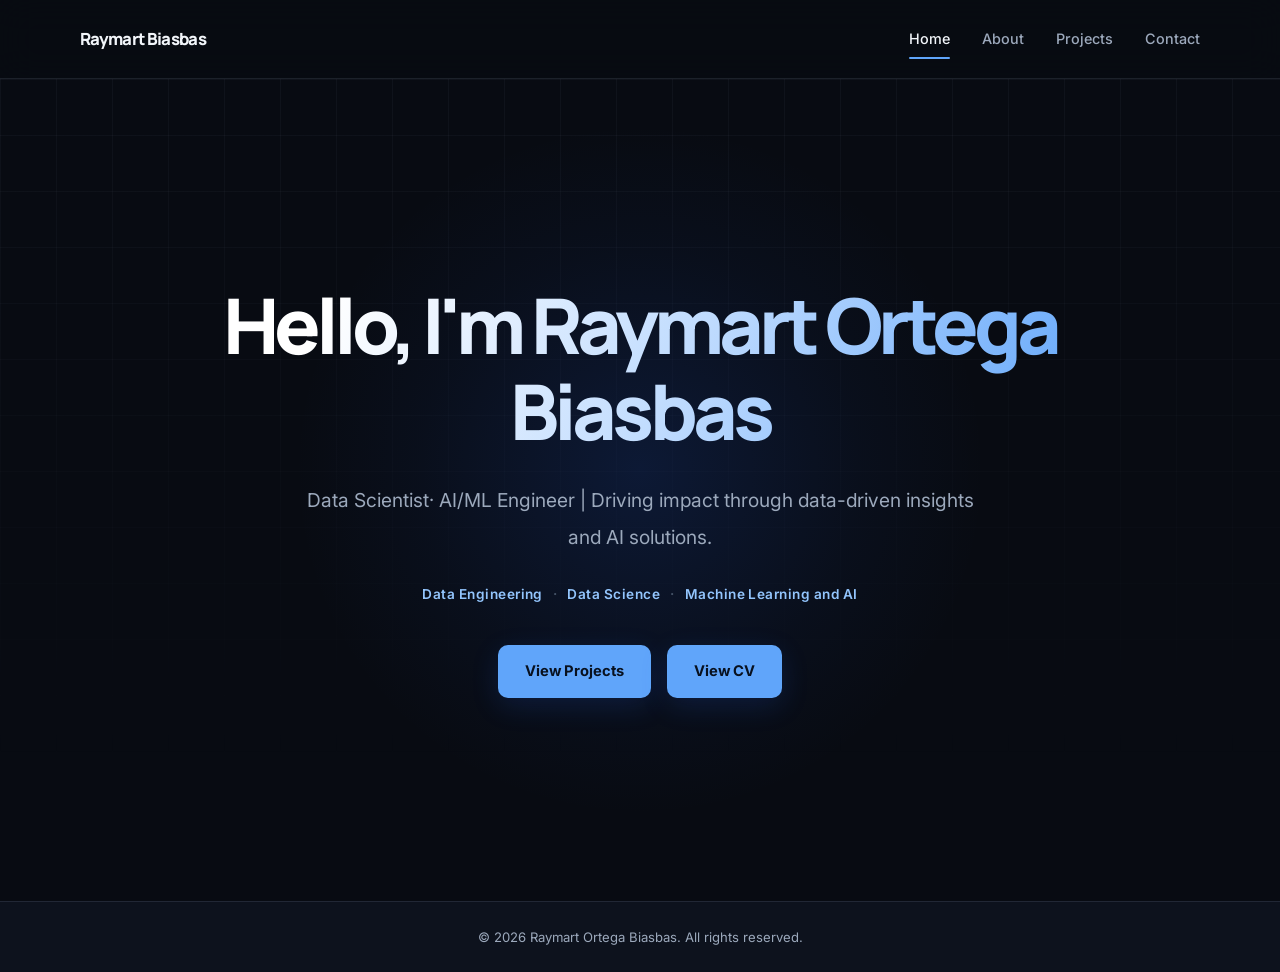
<file: index.html>
<!DOCTYPE html>
<html lang="en">
<head>  
    <meta charset="UTF-8">
    <meta name="viewport" content="width=device-width, initial-scale=1.0">

    <title>Raymart Ortega Biasbas Portfolio</title>
    <meta name="description"
          content="Explore my Data Science, Data Engineering,
          Machine Learning, and AI projects.">

    <link rel="stylesheet" href="css/styles.css">
</head>
<body>
    <!-- Navigation -->
    <header class="site-header">
        <nav class="navbar">
            <a href="index.html" class="logo">Raymart Biasbas</a>

            <div class="nav-links">
                <a href="index.html" aria-current="page">Home</a>
                <a href="sections/about.html">About</a>
                <a href="sections/projects.html">Projects</a>
                <a href="sections/contact.html">Contact</a>
            </div>
        </nav>
    </header>
    <main>
        <section class="hero">
            <div class="hero-content">
                <h1>Hello, I'm Raymart Ortega Biasbas</h1>
                <p>Data Scientist<span>&middot;</span> AI/ML Engineer | Driving impact through data-driven insights and AI solutions.</p>
                <p class="hero-tagline">Data Engineering <span>&middot;</span> Data Science <span>&middot;</span> Machine Learning and AI</p>
            </div>

            <div class = "actions">
                <a class = "btn" href="sections/projects.html">View Projects</a>
                <a class = "btn" href="assets/documents/Data Science_AI ML Engineer_Raymart Biasbas.pdf" target="_blank">View CV</a>
            </div>
        </section>
    </main>
    <footer class="site-footer">
        <p>&copy; 2026 Raymart Ortega Biasbas. All rights reserved.</p>
    </footer>

</body>
</html>
</file>
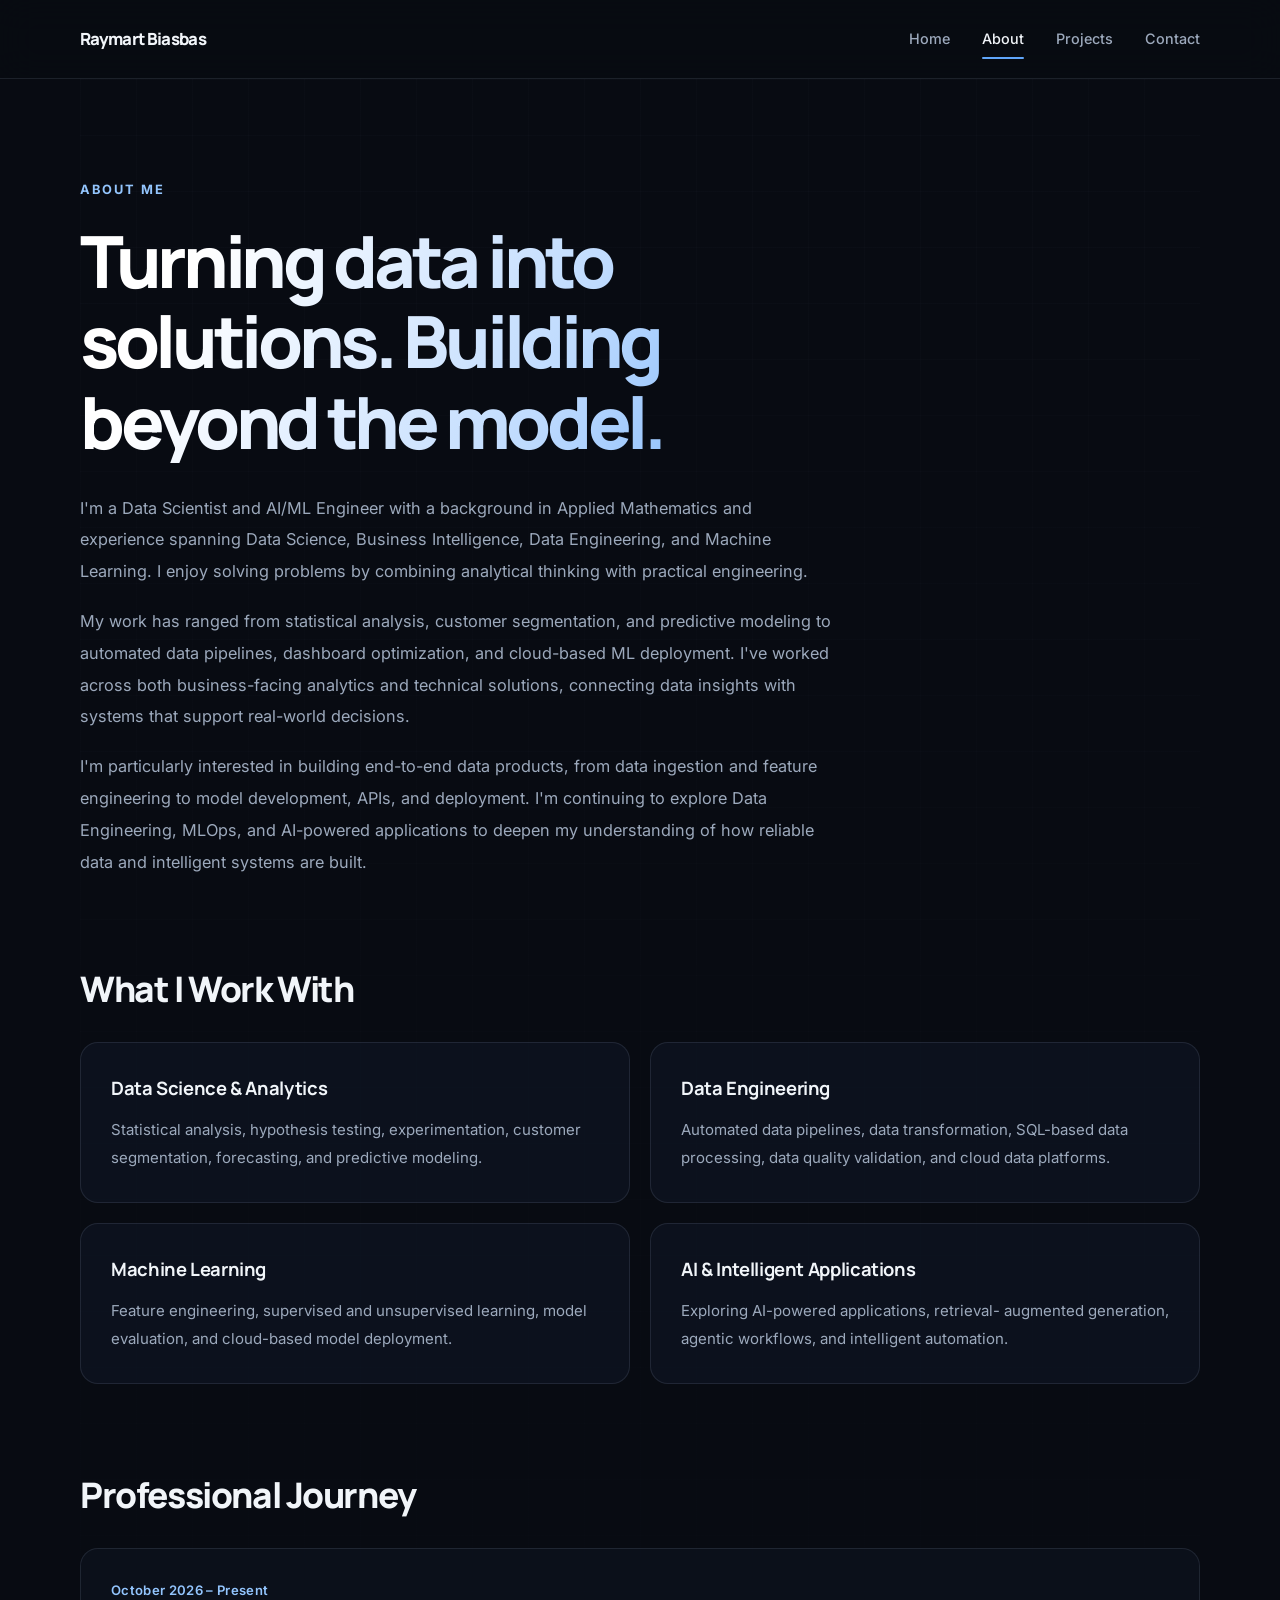
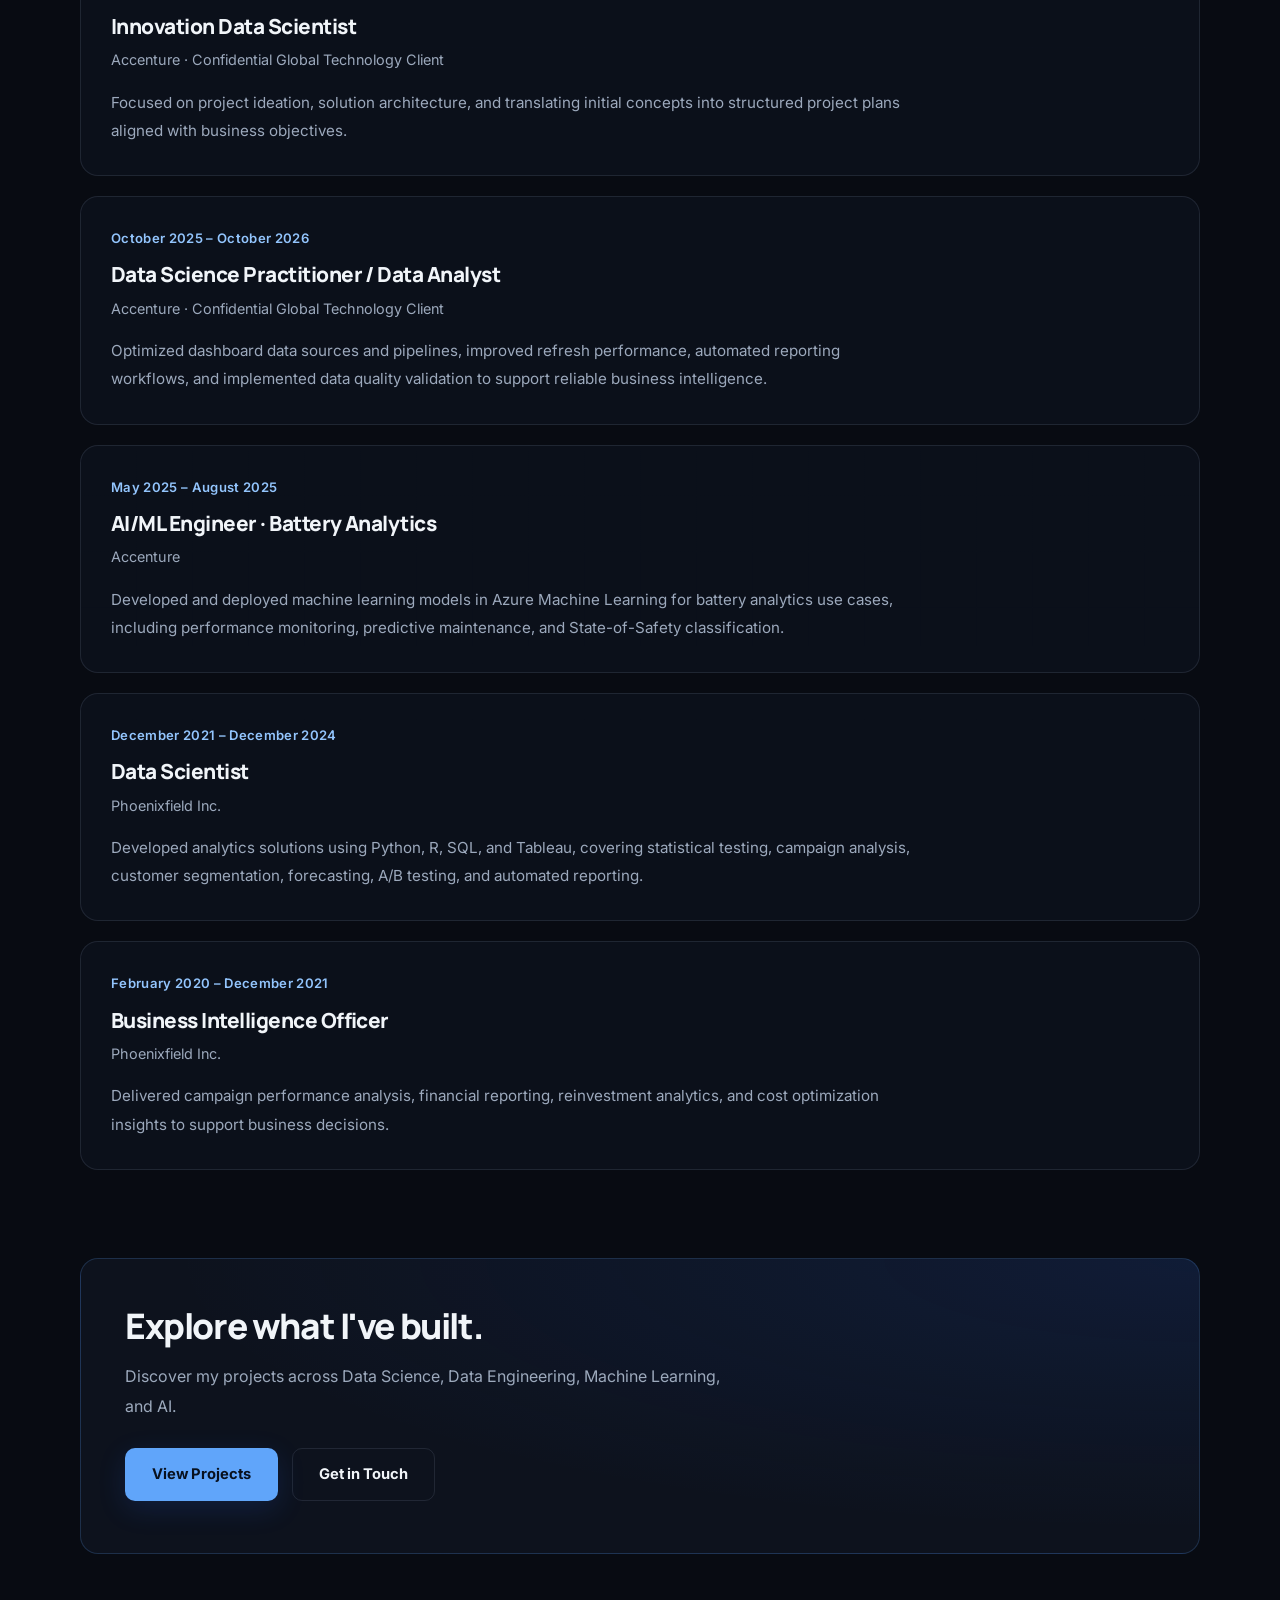
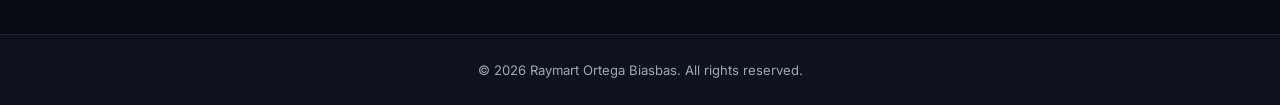
<file: sections/about.html>
<!DOCTYPE html>
<html lang="en">
<head>
    <meta charset="UTF-8">
    <meta name="viewport" content="width=device-width, initial-scale=1.0">

    <title>About Me | Raymart Biasbas</title>
    <meta name="description"
          content="Learn about Raymart Biasbas, a Data Scientist and AI/ML Engineer working across analytics, data engineering, machine learning, and AI.">

    <link rel="stylesheet" href="../css/styles.css">
</head>
<body>
    <header class="site-header">
        <nav class="navbar">
            <a href="../index.html" class="logo">Raymart Biasbas</a>

            <div class="nav-links">
                <a href="../index.html">Home</a>
                <a href="about.html" aria-current="page">About</a>
                <a href="projects.html">Projects</a>
                <a href="contact.html">Contact</a>
            </div>
        </nav>
    </header>

    <main>
        <section class="about-content">
            <div class="about-intro">
                <p class="section-label">ABOUT ME</p>

                <h1>Turning data into solutions. Building beyond the model.</h1>

                <p>
                    I'm a Data Scientist and AI/ML Engineer with a background
                    in Applied Mathematics and experience spanning Data Science,
                    Business Intelligence, Data Engineering, and Machine Learning.
                    I enjoy solving problems by combining analytical thinking
                    with practical engineering.
                </p>

                <p>
                    My work has ranged from statistical analysis, customer
                    segmentation, and predictive modeling to automated data
                    pipelines, dashboard optimization, and cloud-based ML
                    deployment. I've worked across both business-facing
                    analytics and technical solutions, connecting data
                    insights with systems that support real-world decisions.
                </p>

                <p>
                    I'm particularly interested in building end-to-end data
                    products, from data ingestion and feature engineering to
                    model development, APIs, and deployment. I'm continuing
                    to explore Data Engineering, MLOps, and AI-powered
                    applications to deepen my understanding of how reliable
                    data and intelligent systems are built.
                </p>
            </div>

            <div class="about-focus">
                <h2>What I Work With</h2>

                <div class="focus-grid">
                    <article class="focus-card">
                        <h3>Data Science & Analytics</h3>
                        <p>
                            Statistical analysis, hypothesis testing,
                            experimentation, customer segmentation,
                            forecasting, and predictive modeling.
                        </p>
                    </article>

                    <article class="focus-card">
                        <h3>Data Engineering</h3>
                        <p>
                            Automated data pipelines, data transformation,
                            SQL-based data processing, data quality
                            validation, and cloud data platforms.
                        </p>
                    </article>

                    <article class="focus-card">
                        <h3>Machine Learning</h3>
                        <p>
                            Feature engineering, supervised and unsupervised
                            learning, model evaluation, and cloud-based
                            model deployment.
                        </p>
                    </article>

                    <article class="focus-card">
                        <h3>AI & Intelligent Applications</h3>
                        <p>
                            Exploring AI-powered applications, retrieval-
                            augmented generation, agentic workflows,
                            and intelligent automation.
                        </p>
                    </article>
                </div>
            </div>

            <div class="about-experience">
                <h2>Professional Journey</h2>

                <div class="experience-item">
                    <p class="experience-date">October 2026 – Present</p>
                    <h3>Innovation Data Scientist</h3>
                    <p class="experience-company">
                        Accenture · Confidential Global Technology Client
                    </p>
                    <p>
                        Focused on project ideation, solution architecture,
                        and translating initial concepts into structured
                        project plans aligned with business objectives.
                    </p>
                </div>

                <div class="experience-item">
                    <p class="experience-date">October 2025 – October 2026</p>
                    <h3>Data Science Practitioner / Data Analyst</h3>
                    <p class="experience-company">
                        Accenture · Confidential Global Technology Client
                    </p>
                    <p>
                        Optimized dashboard data sources and pipelines,
                        improved refresh performance, automated reporting
                        workflows, and implemented data quality validation
                        to support reliable business intelligence.
                    </p>
                </div>

                <div class="experience-item">
                    <p class="experience-date">May 2025 – August 2025</p>
                    <h3>AI/ML Engineer · Battery Analytics</h3>
                    <p class="experience-company">Accenture</p>
                    <p>
                        Developed and deployed machine learning models
                        in Azure Machine Learning for battery analytics
                        use cases, including performance monitoring,
                        predictive maintenance, and State-of-Safety
                        classification.
                    </p>
                </div>

                <div class="experience-item">
                    <p class="experience-date">December 2021 – December 2024</p>
                    <h3>Data Scientist</h3>
                    <p class="experience-company">Phoenixfield Inc.</p>
                    <p>
                        Developed analytics solutions using Python,
                        R, SQL, and Tableau, covering statistical testing,
                        campaign analysis, customer segmentation,
                        forecasting, A/B testing, and automated reporting.
                    </p>
                </div>

                <div class="experience-item">
                    <p class="experience-date">February 2020 – December 2021</p>
                    <h3>Business Intelligence Officer</h3>
                    <p class="experience-company">Phoenixfield Inc.</p>
                    <p>
                        Delivered campaign performance analysis, financial
                        reporting, reinvestment analytics, and cost
                        optimization insights to support business decisions.
                    </p>
                </div>
            </div>

            <div class="about-cta">
                <h2>Explore what I've built.</h2>
                <p>
                    Discover my projects across Data Science,
                    Data Engineering, Machine Learning, and AI.
                </p>

                <a href="projects.html" class="btn btn-primary">
                    View Projects
                </a>

                <a href="contact.html" class="btn btn-secondary">
                    Get in Touch
                </a>
            </div>
        </section>
    </main>

    <footer class="site-footer">
        <p>&copy; 2026 Raymart Ortega Biasbas. All rights reserved.</p>
    </footer>
</body>
</html>
</file>
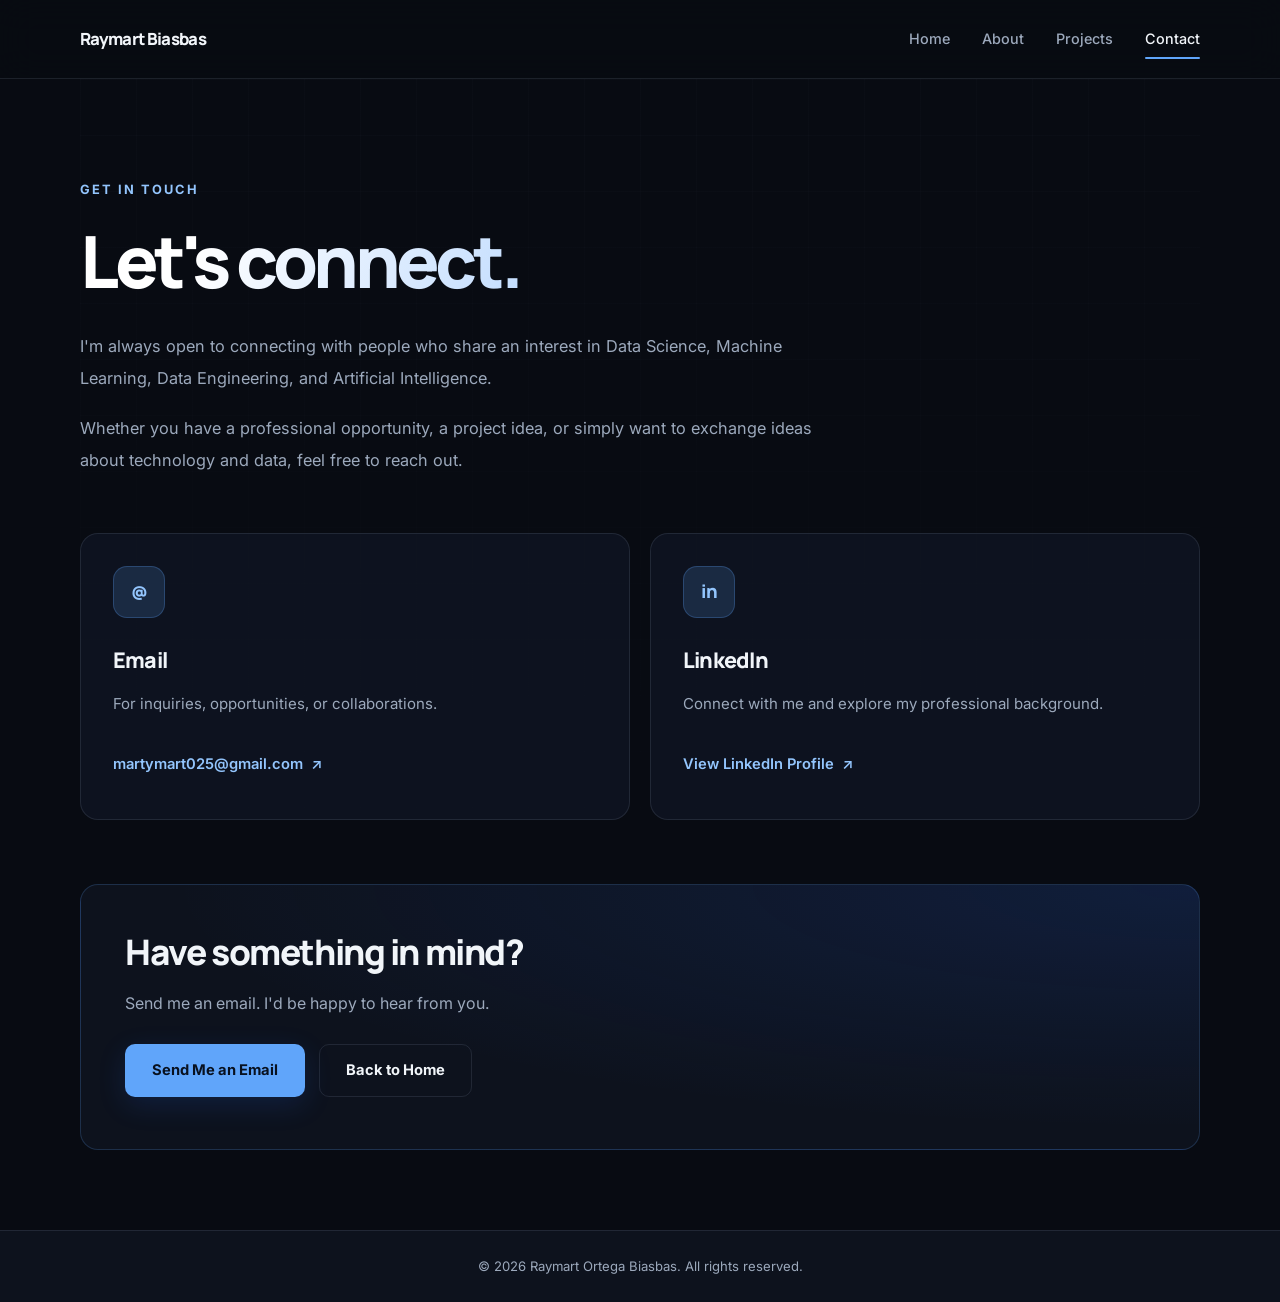
<file: sections/contact.html>
<!DOCTYPE html>
<html lang="en">
<head>
    <meta charset="UTF-8">
    <meta name="viewport" content="width=device-width, initial-scale=1.0">

    <title>Get in Touch | Raymart Biasbas</title>
    <meta name="description"
          content="Get in touch with Raymart Biasbas for professional opportunities, collaborations, and discussions about Data Science, Machine Learning, Data Engineering, and AI.">

    <link rel="stylesheet" href="../css/styles.css">
</head>
<body>
    <header class="site-header">
        <nav class="navbar">
            <a href="../index.html" class="logo">Raymart Biasbas</a>

            <div class="nav-links">
                <a href="../index.html">Home</a>
                <a href="about.html">About</a>
                <a href="projects.html">Projects</a>
                <a href="contact.html" aria-current="page">Contact</a>
            </div>
        </nav>
    </header>

    <main>
        <section class="contact-content">
            <div class="contact-intro">
                <p class="section-label">GET IN TOUCH</p>

                <h1>Let's connect.</h1>

                <p>
                    I'm always open to connecting with people who share
                    an interest in Data Science, Machine Learning,
                    Data Engineering, and Artificial Intelligence.
                </p>

                <p>
                    Whether you have a professional opportunity,
                    a project idea, or simply want to exchange ideas
                    about technology and data, feel free to reach out.
                </p>
            </div>

            <div class="contact-grid">
                <article class="contact-card">
                    <div class="contact-icon" aria-hidden="true">@</div>

                    <h2>Email</h2>

                    <p>
                        For inquiries, opportunities, or collaborations.
                    </p>

                    <a href="mailto:martymart025@gmail.com"
                       class="contact-link">
                        martymart025@gmail.com
                    </a>
                </article>

                <article class="contact-card">
                    <div class="contact-icon" aria-hidden="true">in</div>

                    <h2>LinkedIn</h2>

                    <p>
                        Connect with me and explore my professional background.
                    </p>

                    <a href="https://www.linkedin.com/in/raymartbiasbas/"
                       class="contact-link"
                       target="_blank"
                       rel="noopener noreferrer">
                        View LinkedIn Profile
                    </a>
                </article>
            </div>

            <div class="contact-cta">
                <h2>Have something in mind?</h2>

                <p>
                    Send me an email. I'd be happy to hear from you.
                </p>

                <a href="mailto:martymart025@gmail.com"
                   class="btn btn-primary">
                    Send Me an Email
                </a>

                <a href="../index.html" class="btn btn-secondary">
                    Back to Home
                </a>
            </div>
        </section>
    </main>

    <footer class="site-footer">
        <p>&copy; 2026 Raymart Ortega Biasbas. All rights reserved.</p>
    </footer>
</body>
</html>
</file>
<file: css/styles.css>
/* GOOGLE FONTS */

@import url('https://fonts.googleapis.com/css2?family=Inter:wght@400;500;600;700&family=Manrope:wght@400;500;600;700;800&display=swap');


/* CSS VARIABLES */

:root {
    color-scheme: dark;

    --bg: #080b12;
    --bg-soft: #0d121d;
    --surface: #111827;
    --surface-hover: #172236;

    --text: #f1f5f9;
    --muted: #9ca9bc;

    --accent: #60a5fa;
    --accent-bright: #93c5fd;
    --accent-glow: rgba(96, 165, 250, 0.16);

    --border: rgba(148, 163, 184, 0.15);

    --radius: 18px;
    --container: 1120px;

    --transition: 0.25s ease;
}


/* RESET */

* {
    margin: 0;
    padding: 0;
    box-sizing: border-box;
}

html {
    scroll-behavior: smooth;
    scroll-padding-top: 90px;
}

body {
    min-height: 100vh;
    min-height: 100dvh;

    display: flex;
    flex-direction: column;

    background: var(--bg);
    color: var(--text);

    font-family: 'Inter', sans-serif;
    font-size: 16px;
    line-height: 1.7;

    -webkit-font-smoothing: antialiased;
}

a {
    color: inherit;
    text-decoration: none;
}

button,
input,
textarea {
    font: inherit;
}

button,
a {
    -webkit-tap-highlight-color: transparent;
}

img {
    display: block;
    max-width: 100%;
}

::selection {
    background: rgba(96, 165, 250, 0.3);
    color: #ffffff;
}


/* MAIN LAYOUT */

main {
    flex: 1;
    display: flex;
    flex-direction: column;
}

main > section {
    width: 100%;
}


/* NAVIGATION */

.site-header {
    position: sticky;
    top: 0;
    z-index: 100;

    width: 100%;

    border-bottom: 1px solid var(--border);

    background: rgba(8, 11, 18, 0.82);
    backdrop-filter: blur(18px);
    -webkit-backdrop-filter: blur(18px);
}

.navbar {
    width: min(100% - 48px, var(--container));
    min-height: 78px;

    margin: 0 auto;

    display: flex;
    align-items: center;
    justify-content: space-between;
    gap: 32px;
}

.logo {
    flex-shrink: 0;

    font-family: 'Manrope', sans-serif;
    font-size: 1.05rem;
    font-weight: 800;
    letter-spacing: -0.04em;

    transition: color var(--transition);
}

.logo:hover {
    color: var(--accent-bright);
}

.nav-links {
    display: flex;
    align-items: center;
    gap: 32px;
}

.nav-links a {
    position: relative;

    color: var(--muted);
    font-size: 0.9rem;
    font-weight: 500;

    transition: color var(--transition);
}

.nav-links a::after {
    content: '';

    position: absolute;
    bottom: -8px;
    left: 0;

    width: 0;
    height: 2px;

    background: var(--accent);
    border-radius: 2px;

    transition: width var(--transition);
}

.nav-links a:hover,
.nav-links a[aria-current="page"] {
    color: var(--text);
}

.nav-links a:hover::after,
.nav-links a[aria-current="page"]::after {
    width: 100%;
}

.logo:focus-visible,
.nav-links a:focus-visible {
    outline: 2px solid var(--accent-bright);
    outline-offset: 5px;
}


/* HERO SECTION */

.hero {
    position: relative;
    isolation: isolate;
    overflow: hidden;

    flex: 1 0 auto;
    min-height: calc(100vh - 78px);
    min-height: calc(100dvh - 78px);

    display: flex;
    flex-direction: column;
    align-items: center;
    justify-content: center;

    padding: 80px 24px;

    text-align: center;
}

.hero::before {
    content: '';

    position: absolute;
    inset: 0;
    z-index: -2;

    background-image:
        linear-gradient(
            rgba(148, 163, 184, 0.055) 1px,
            transparent 1px
        ),
        linear-gradient(
            90deg,
            rgba(148, 163, 184, 0.055) 1px,
            transparent 1px
        );

    background-size: 56px 56px;

    mask-image: linear-gradient(
        to bottom,
        black,
        transparent 85%
    );

    -webkit-mask-image: linear-gradient(
        to bottom,
        black,
        transparent 85%
    );

    pointer-events: none;
}

.hero::after {
    content: '';

    position: absolute;
    top: 5%;
    left: 50%;
    z-index: -1;

    width: min(700px, 90vw);
    aspect-ratio: 1;

    transform: translateX(-50%);

    background: radial-gradient(
        circle,
        rgba(37, 99, 235, 0.16),
        rgba(37, 99, 235, 0.045) 45%,
        transparent 70%
    );

    pointer-events: none;
}

.hero-content {
    width: 100%;
    max-width: 900px;

    animation: fade-up 0.8s ease both;
}

.hero h1 {
    margin-bottom: 28px;

    font-family: 'Manrope', sans-serif;
    font-size: clamp(2.5rem, 6vw, 5rem);
    font-weight: 800;
    line-height: 1.12;
    letter-spacing: -0.065em;

    background: linear-gradient(
        115deg,
        #ffffff 15%,
        #bfdbfe 55%,
        #60a5fa 100%
    );

    -webkit-background-clip: text;
    background-clip: text;
    color: transparent;
}

.hero-content > p:not(.hero-tagline) {
    max-width: 690px;

    margin: 0 auto;

    color: var(--muted);
    font-size: clamp(1rem, 2vw, 1.2rem);
    line-height: 1.9;
}

.hero-tagline {
    display: flex;
    flex-wrap: wrap;
    align-items: center;
    justify-content: center;
    gap: 10px;

    margin-top: 28px;

    color: var(--accent-bright);
    font-size: 0.85rem;
    font-weight: 600;
    letter-spacing: 0.035em;
}

.hero-tagline span {
    color: #475569;
}


/* ACTION BUTTONS */

.actions {
    display: flex;
    flex-wrap: wrap;
    align-items: center;
    justify-content: center;
    gap: 16px;

    margin-top: 38px;

    animation: fade-up 0.8s ease 0.15s both;
}

.btn {
    display: inline-flex;
    align-items: center;
    justify-content: center;
    gap: 8px;

    min-height: 50px;
    padding: 13px 26px;

    border: 1px solid rgba(96, 165, 250, 0.35);
    border-radius: 10px;

    background: var(--accent);
    color: #08111f;

    font-size: 0.92rem;
    font-weight: 700;

    box-shadow: 0 8px 28px rgba(37, 99, 235, 0.16);

    transition:
        transform var(--transition),
        background var(--transition),
        box-shadow var(--transition),
        border-color var(--transition);
}

.btn:hover {
    transform: translateY(-3px);

    background: var(--accent-bright);

    box-shadow: 0 12px 34px rgba(37, 99, 235, 0.25);
}

.btn:active {
    transform: translateY(-1px);
}

.btn-primary {
    background: var(--accent);
    color: #08111f;
}

.btn-secondary {
    background: transparent;
    color: var(--text);
    border-color: var(--border);
    box-shadow: none;
}

.btn-secondary:hover {
    background: var(--surface-hover);
    border-color: rgba(96, 165, 250, 0.4);
    box-shadow: none;
}

.btn:focus-visible {
    outline: 2px solid var(--accent-bright);
    outline-offset: 5px;
}


/* SHARED SECTION LABEL */

.section-label {
    margin-bottom: 20px;

    color: var(--accent-bright);
    font-size: 0.8rem;
    font-weight: 700;
    letter-spacing: 0.16em;
}


/* ABOUT PAGE */

.about-content {
    position: relative;
    isolation: isolate;
    overflow: hidden;

    width: min(100% - 48px, var(--container));
    margin: 0 auto;
    padding: 100px 0 80px;
}

.about-content::before {
    content: '';

    position: absolute;
    inset: 0;
    z-index: -1;

    background-image:
        linear-gradient(
            rgba(148, 163, 184, 0.025) 1px,
            transparent 1px
        ),
        linear-gradient(
            90deg,
            rgba(148, 163, 184, 0.025) 1px,
            transparent 1px
        );

    background-size: 56px 56px;

    mask-image: linear-gradient(
        to bottom,
        black,
        transparent 75%
    );

    -webkit-mask-image: linear-gradient(
        to bottom,
        black,
        transparent 75%
    );

    pointer-events: none;
}

.about-intro {
    max-width: 800px;
    margin-bottom: 88px;

    animation: fade-up 0.7s ease both;
}

.about-intro h1 {
    margin-bottom: 30px;

    font-family: 'Manrope', sans-serif;
    font-size: clamp(2.6rem, 6vw, 4.5rem);
    font-weight: 800;
    line-height: 1.12;
    letter-spacing: -0.06em;

    background: linear-gradient(
        115deg,
        #ffffff 15%,
        #bfdbfe 60%,
        #60a5fa 100%
    );

    -webkit-background-clip: text;
    background-clip: text;
    color: transparent;
}

.about-intro p:not(.section-label) {
    max-width: 760px;
    margin-bottom: 18px;

    color: var(--muted);
    font-size: 1.02rem;
    line-height: 1.95;
}

.about-intro p:last-child {
    margin-bottom: 0;
}


/* ABOUT FOCUS AREAS */

.about-focus,
.about-experience {
    margin-bottom: 88px;
}

.about-focus h2,
.about-experience h2,
.about-cta h2 {
    margin-bottom: 30px;

    font-family: 'Manrope', sans-serif;
    font-size: clamp(1.7rem, 3vw, 2.2rem);
    font-weight: 800;
    line-height: 1.3;
    letter-spacing: -0.04em;
}

.focus-grid {
    display: grid;
    grid-template-columns: repeat(2, minmax(0, 1fr));
    gap: 20px;
}

.focus-card {
    min-width: 0;
    padding: 30px;

    border: 1px solid var(--border);
    border-radius: var(--radius);

    background: rgba(17, 24, 39, 0.58);

    transition:
        transform var(--transition),
        background var(--transition),
        border-color var(--transition);
}

.focus-card:hover {
    transform: translateY(-4px);

    background: var(--surface);
    border-color: rgba(96, 165, 250, 0.35);
}

.focus-card h3 {
    margin-bottom: 12px;

    font-family: 'Manrope', sans-serif;
    font-size: 1.15rem;
    font-weight: 700;
    letter-spacing: -0.02em;
}

.focus-card p {
    color: var(--muted);
    font-size: 0.94rem;
    line-height: 1.85;
}


/* PROFESSIONAL EXPERIENCE */

.experience-item {
    position: relative;

    margin-bottom: 20px;
    padding: 30px;

    border: 1px solid var(--border);
    border-radius: var(--radius);

    background: rgba(17, 24, 39, 0.45);

    transition:
        border-color var(--transition),
        background var(--transition);
}

.experience-item:hover {
    border-color: rgba(96, 165, 250, 0.3);
    background: rgba(17, 24, 39, 0.8);
}

.experience-date {
    margin-bottom: 8px;

    color: var(--accent-bright);
    font-size: 0.82rem;
    font-weight: 600;
    letter-spacing: 0.025em;
}

.experience-item h3 {
    margin-bottom: 4px;

    font-family: 'Manrope', sans-serif;
    font-size: 1.3rem;
    font-weight: 800;
    letter-spacing: -0.025em;
}

.experience-company {
    margin-bottom: 16px;

    color: var(--muted);
    font-size: 0.9rem;
}

.experience-item > p:not(.experience-date, .experience-company) {
    max-width: 800px;

    color: var(--muted);
    font-size: 0.95rem;
    line-height: 1.85;
}


/* ABOUT CALL TO ACTION */

.about-cta {
    position: relative;
    overflow: hidden;

    padding: 44px;

    border: 1px solid rgba(96, 165, 250, 0.2);
    border-radius: var(--radius);

    background:
        radial-gradient(
            ellipse at top right,
            rgba(37, 99, 235, 0.12),
            transparent 65%
        ),
        var(--bg-soft);
}

.about-cta h2 {
    margin-bottom: 14px;
}

.about-cta p {
    max-width: 620px;
    margin-bottom: 26px;

    color: var(--muted);
    line-height: 1.85;
}

.about-cta .btn {
    margin: 0 10px 8px 0;
}


/* CONTACT PAGE */

.contact-content {
    position: relative;
    isolation: isolate;
    overflow: hidden;

    width: min(100% - 48px, var(--container));
    min-height: 650px;

    margin: 0 auto;
    padding: 100px 0 80px;
}

.contact-content::before {
    content: '';

    position: absolute;
    inset: 0;
    z-index: -1;

    background-image:
        linear-gradient(
            rgba(148, 163, 184, 0.025) 1px,
            transparent 1px
        ),
        linear-gradient(
            90deg,
            rgba(148, 163, 184, 0.025) 1px,
            transparent 1px
        );

    background-size: 56px 56px;

    mask-image: linear-gradient(
        to bottom,
        black,
        transparent 85%
    );

    -webkit-mask-image: linear-gradient(
        to bottom,
        black,
        transparent 85%
    );

    pointer-events: none;
}

.contact-intro {
    max-width: 800px;
    margin-bottom: 56px;

    animation: fade-up 0.7s ease both;
}

.contact-intro h1 {
    margin-bottom: 30px;

    font-family: 'Manrope', sans-serif;
    font-size: clamp(2.6rem, 6vw, 4.5rem);
    font-weight: 800;
    line-height: 1.12;
    letter-spacing: -0.06em;

    background: linear-gradient(
        115deg,
        #ffffff 15%,
        #bfdbfe 60%,
        #60a5fa 100%
    );

    -webkit-background-clip: text;
    background-clip: text;
    color: transparent;
}

.contact-intro p:not(.section-label) {
    max-width: 760px;
    margin-bottom: 18px;

    color: var(--muted);
    font-size: 1.02rem;
    line-height: 1.95;
}

.contact-intro p:last-child {
    margin-bottom: 0;
}


/* CONTACT CARDS */

.contact-grid {
    display: grid;
    grid-template-columns: repeat(2, minmax(0, 1fr));
    gap: 20px;

    margin-bottom: 64px;
}

.contact-card {
    position: relative;
    min-width: 0;
    padding: 32px;

    border: 1px solid var(--border);
    border-radius: var(--radius);

    background: rgba(17, 24, 39, 0.65);

    transition:
        transform var(--transition),
        background var(--transition),
        border-color var(--transition);

    animation: fade-up 0.7s ease both;
}

.contact-card:hover {
    transform: translateY(-5px);

    background: var(--surface);
    border-color: rgba(96, 165, 250, 0.4);
}

.contact-card:nth-child(2) {
    animation-delay: 0.1s;
}


/* CONTACT ICONS */

.contact-icon {
    display: flex;
    align-items: center;
    justify-content: center;

    width: 52px;
    height: 52px;

    margin-bottom: 24px;

    border: 1px solid rgba(96, 165, 250, 0.25);
    border-radius: 14px;

    background: var(--accent-glow);
    color: var(--accent-bright);

    font-family: 'Manrope', sans-serif;
    font-size: 1.15rem;
    font-weight: 800;
}


/* CONTACT CARD CONTENT */

.contact-card h2 {
    margin-bottom: 12px;

    font-family: 'Manrope', sans-serif;
    font-size: 1.35rem;
    font-weight: 800;
    letter-spacing: -0.035em;
}

.contact-card p {
    margin-bottom: 24px;

    color: var(--muted);
    font-size: 0.94rem;
    line-height: 1.85;
}


/* CONTACT LINKS */

.contact-card .contact-link {
    display: inline-flex;
    align-items: center;
    gap: 8px;

    max-width: 100%;
    padding: 10px 0;

    border: 0;
    border-radius: 0;

    background: transparent;
    box-shadow: none;

    color: var(--accent-bright);
    font-size: 0.92rem;
    font-weight: 600;

    overflow-wrap: anywhere;

    transition:
        color var(--transition),
        gap var(--transition);
}

.contact-card .contact-link::after {
    content: '↗';

    display: inline-block;
    flex-shrink: 0;

    transition: transform var(--transition);
}

.contact-card .contact-link:hover {
    gap: 12px;

    background: transparent;
    color: #ffffff;

    transform: none;
}

.contact-card .contact-link:hover::after {
    transform: translate(2px, -2px);
}

.contact-card .contact-link:focus-visible {
    outline: 2px solid var(--accent-bright);
    outline-offset: 4px;
}


/* CONTACT CALL TO ACTION */

.contact-cta {
    position: relative;
    isolation: isolate;
    overflow: hidden;

    padding: 44px;

    border: 1px solid rgba(96, 165, 250, 0.2);
    border-radius: var(--radius);

    background:
        radial-gradient(
            ellipse at top right,
            rgba(37, 99, 235, 0.15),
            transparent 65%
        ),
        var(--bg-soft);
}

.contact-cta h2 {
    margin-bottom: 14px;

    font-family: 'Manrope', sans-serif;
    font-size: clamp(1.7rem, 3vw, 2.2rem);
    font-weight: 800;
    line-height: 1.3;
    letter-spacing: -0.04em;
}

.contact-cta p {
    max-width: 620px;
    margin-bottom: 26px;

    color: var(--muted);
    line-height: 1.85;
}

.contact-cta .btn {
    margin: 0 10px 8px 0;
}


/* FOOTER */

.site-footer {
    padding: 24px;

    border-top: 1px solid var(--border);
    background: var(--bg-soft);

    text-align: center;
}

.site-footer p {
    color: var(--muted);
    font-size: 0.82rem;
}


/* ANIMATIONS */

@keyframes fade-up {
    from {
        opacity: 0;
        transform: translateY(18px);
    }

    to {
        opacity: 1;
        transform: translateY(0);
    }
}


/* TABLET RESPONSIVENESS */

@media (max-width: 800px) {
    .navbar {
        gap: 20px;
    }

    .logo {
        font-size: 0.95rem;
    }

    .nav-links {
        gap: 20px;
    }

    .hero {
        padding: 70px 24px;
    }

    .about-content,
    .contact-content {
        padding-top: 80px;
    }

    .about-intro,
    .about-focus,
    .about-experience {
        margin-bottom: 68px;
    }

    .focus-card,
    .experience-item {
        padding: 25px;
    }

    .contact-intro {
        margin-bottom: 44px;
    }

    .contact-grid {
        gap: 16px;
        margin-bottom: 48px;
    }

    .contact-card {
        padding: 26px;
    }

    .contact-cta {
        padding: 34px;
    }
}


/* MOBILE RESPONSIVENESS */

@media (max-width: 600px) {
    .navbar {
        width: calc(100% - 32px);
        min-height: auto;

        flex-direction: column;
        justify-content: center;
        gap: 12px;

        padding: 16px 0;
    }

    .logo {
        font-size: 1rem;
        text-align: center;
    }

    .nav-links {
        width: 100%;

        flex-wrap: wrap;
        justify-content: center;
        gap: 10px 22px;
    }

    .nav-links a {
        font-size: 0.82rem;
    }

    .nav-links a::after {
        bottom: -5px;
    }

    .hero {
        min-height: calc(100vh - 110px);
        min-height: calc(100dvh - 110px);

        padding: 70px 20px;
    }

    .hero h1 {
        margin-bottom: 22px;

        font-size: clamp(2.35rem, 10vw, 3.5rem);
        letter-spacing: -0.055em;
    }

    .hero-content > p:not(.hero-tagline) {
        font-size: 0.98rem;
    }

    .hero-tagline {
        gap: 7px;
        margin-top: 22px;

        font-size: 0.76rem;
        line-height: 1.8;
    }

    .actions {
        width: 100%;
        max-width: 340px;

        flex-direction: column;
        gap: 12px;

        margin-top: 30px;
    }

    .actions .btn {
        width: 100%;
    }

    .about-content,
    .contact-content {
        width: calc(100% - 36px);
        padding: 64px 0 48px;
    }

    .about-intro {
        margin-bottom: 58px;
    }

    .about-intro h1 {
        margin-bottom: 22px;

        font-size: clamp(2.4rem, 10vw, 3.4rem);
        letter-spacing: -0.055em;
    }

    .about-intro p:not(.section-label) {
        font-size: 0.96rem;
        line-height: 1.85;
    }

    .about-focus,
    .about-experience {
        margin-bottom: 58px;
    }

    .about-focus h2,
    .about-experience h2,
    .about-cta h2 {
        margin-bottom: 22px;
    }

    .focus-grid {
        grid-template-columns: 1fr;
        gap: 14px;
    }

    .focus-card,
    .experience-item {
        padding: 22px;
        border-radius: 14px;
    }

    .focus-card p,
    .experience-item > p:not(.experience-date, .experience-company) {
        font-size: 0.9rem;
    }

    .about-cta {
        padding: 26px 22px;
        border-radius: 14px;
    }

    .about-cta .btn {
        width: 100%;
        margin-right: 0;
    }

    .contact-content {
        min-height: auto;
    }

    .contact-intro {
        margin-bottom: 36px;
    }

    .contact-intro h1 {
        margin-bottom: 22px;

        font-size: clamp(2.4rem, 10vw, 3.4rem);
        letter-spacing: -0.055em;
    }

    .contact-intro p:not(.section-label) {
        font-size: 0.96rem;
        line-height: 1.85;
    }

    .contact-grid {
        grid-template-columns: 1fr;
        gap: 16px;

        margin-bottom: 36px;
    }

    .contact-card {
        padding: 24px;
        border-radius: 14px;
    }

    .contact-card h2 {
        font-size: 1.25rem;
    }

    .contact-card p {
        font-size: 0.9rem;
    }

    .contact-icon {
        width: 46px;
        height: 46px;

        margin-bottom: 20px;
    }

    .contact-card .contact-link {
        font-size: 0.1rem;
    }

    .contact-cta {
        padding: 28px 22px;
        border-radius: 14px;
    }

    .contact-cta h2 {
        margin-bottom: 14px;
        font-size: 1.6rem;
    }

    .contact-cta p {
        font-size: 0.94rem;
    }

    .contact-cta .btn {
        display: flex;
        width: 100%;

        margin: 0 0 12px;
        padding: 13px 18px;
    }

    .contact-cta .btn:last-child {
        margin-bottom: 0;
    }

    .site-footer {
        padding: 20px 16px;
    }

    .site-footer p {
        font-size: 0.75rem;
    }
}


/* REDUCED MOTION ACCESSIBILITY */

@media (prefers-reduced-motion: reduce) {
    *,
    *::before,
    *::after {
        scroll-behavior: auto !important;
        animation-duration: 0.01ms !important;
        animation-iteration-count: 1 !important;
        transition-duration: 0.01ms !important;
    }
}
</file>
